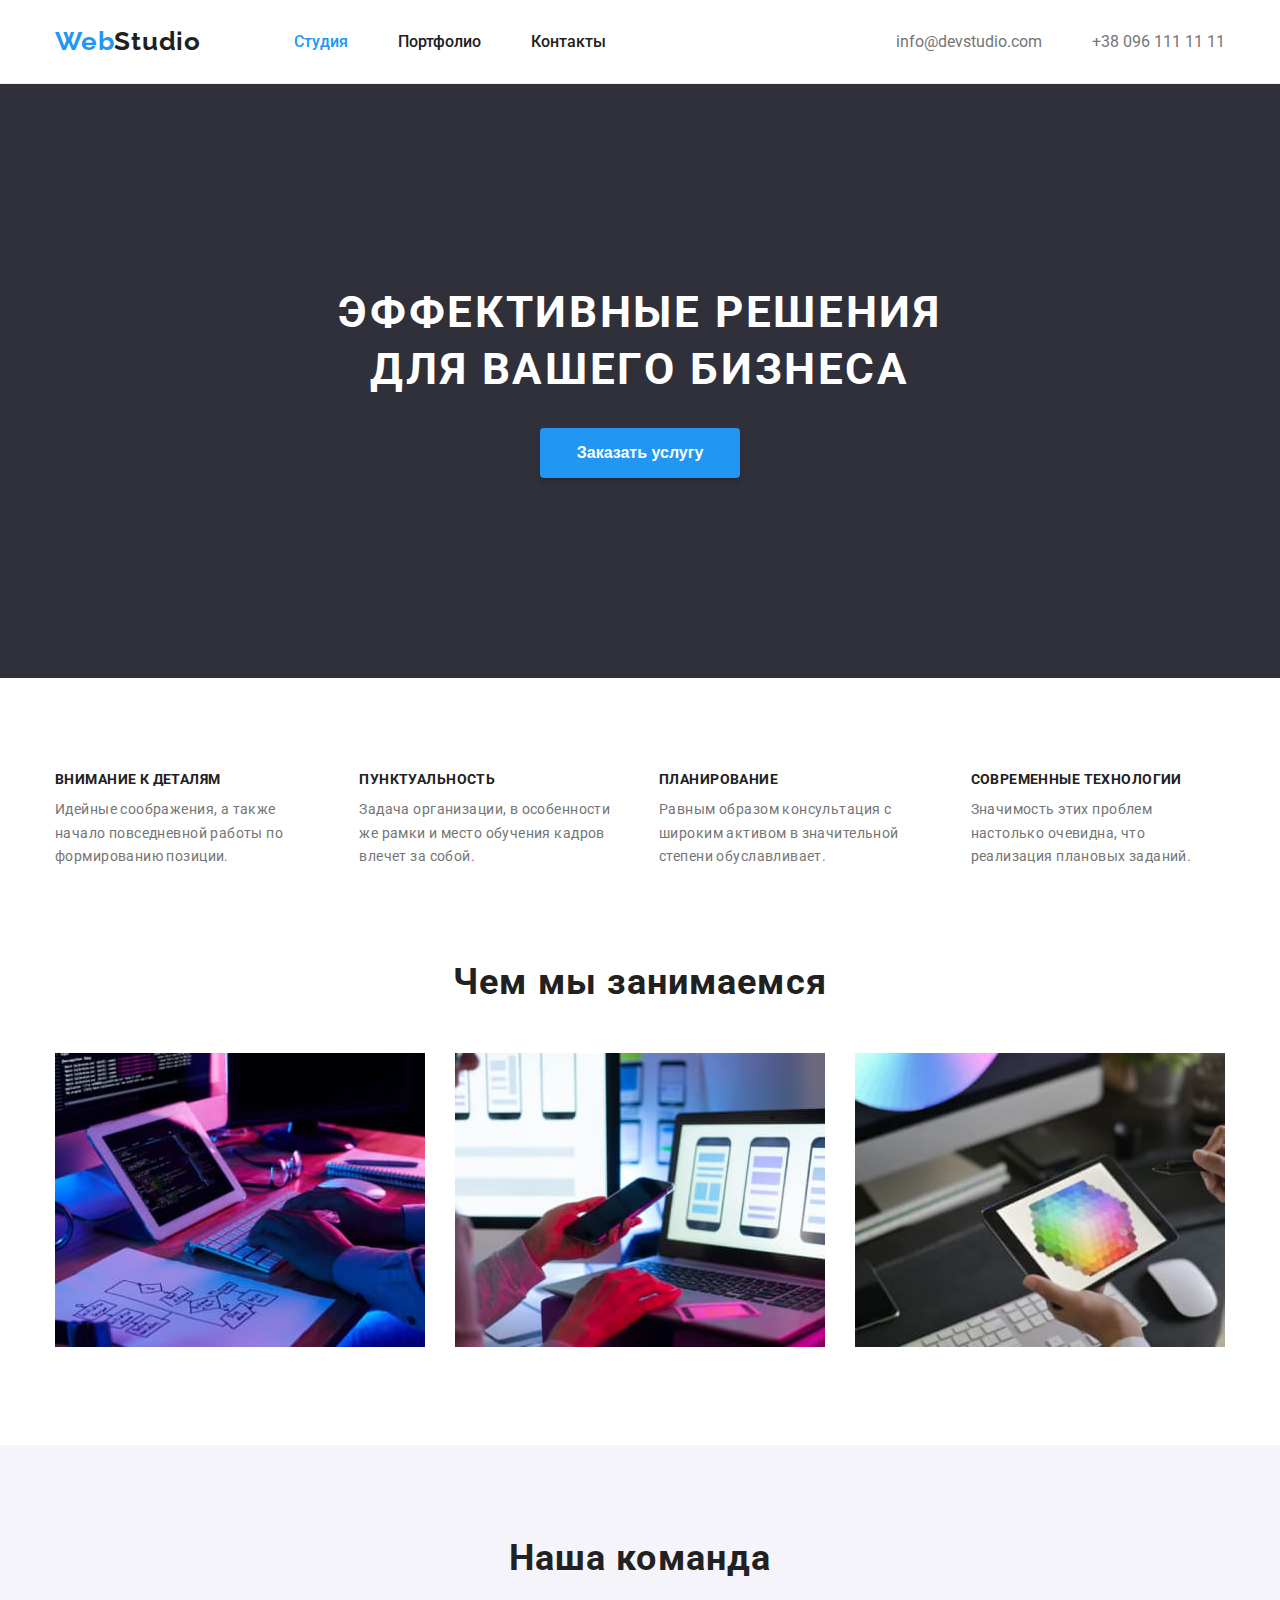
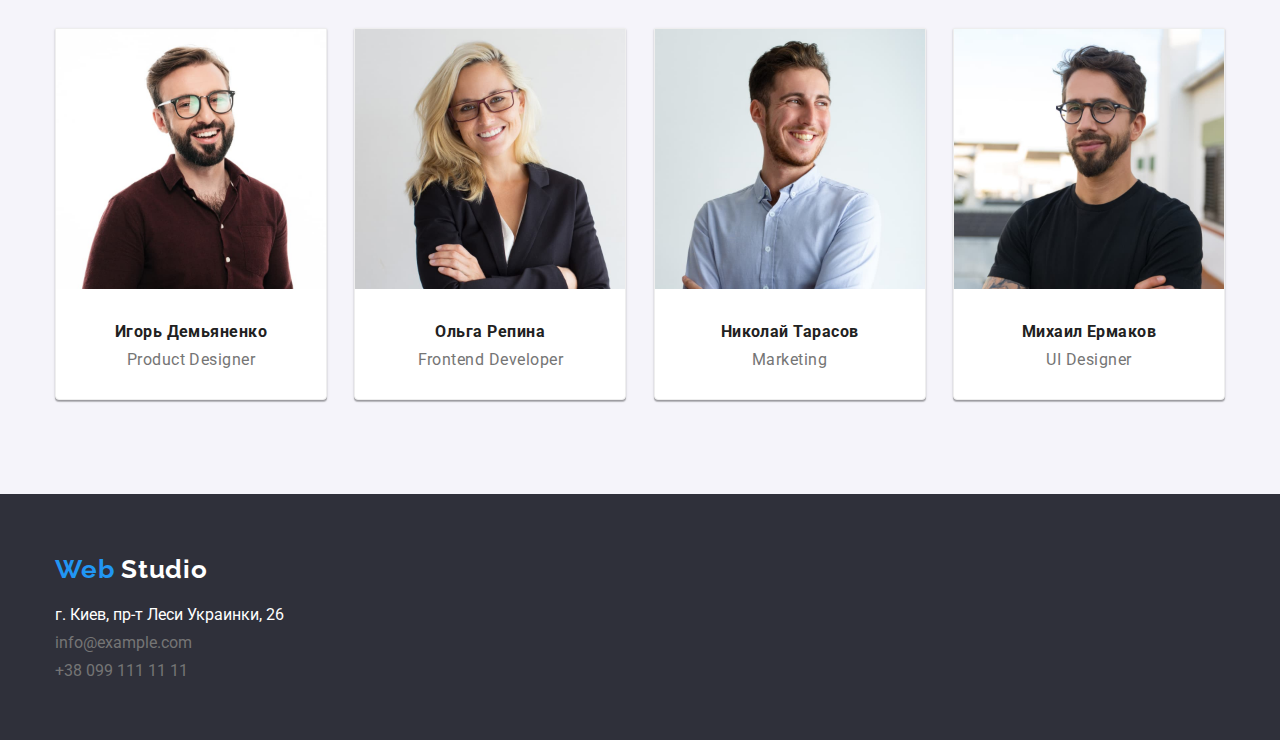
<file: index.html>
<!DOCTYPE html>
<html lang="en">
  <head>
    <meta charset="UTF-8" />
    <meta http-equiv="X-UA-Compatible" content="IE=edge" />
    <meta name="viewport" content="width=device-width, initial-scale=1.0" />
    <title>WebStudio</title>
    <link rel="preconnect" href="https://fonts.gstatic.com" />
    <link
      href="https://fonts.googleapis.com/css2?family=Roboto:wght@400;500;700;900&display=swap"
      rel="stylesheet"
    />
    <link rel="preconnect" href="https://fonts.gstatic.com" />
    <link
      href="https://fonts.googleapis.com/css2?family=Raleway:wght@700&display=swap"
      rel="stylesheet"
    />
    <link rel="stylesheet" href="./css/modern-normalize.css" />
    <link rel="stylesheet" href="css/styles.css" />
  </head>
  <body>
    <!-- header section-->
    <header>
      <div class="container head">
        <a class="link logo" href="./index.html">
          <span class="link-logo">Web</span>Studio</a>
        <nav>
          <ul class="navlist">
            <li class="item">
              <a class="link active" href="index.html">Студия</a>
            </li>
            <li class="item">
              <a class="link" href="portfolio.html">Портфолио</a>
            </li>
            <li class="item"><a class="link" href="#">Контакты</a></li>
          </ul>
        </nav>
        <ul class="contacts-list">
          <li class="item-address">
            <a class="link-adress" href="mailto:info@devstudio.com">
              info@devstudio.com
            </a>
          </li>
          <li class="item-address">
            <a class="link-adress" href="tel:+380961111111">
              +38 096 111 11 11
            </a>
          </li>
        </ul>
      </div>
    </header>
    <main>
      <!-- main section-->
      <section class="main-section-head hero section">
        <div class="container">
          <h1 class="main-section-title-text">
            эффективные решения
            <br />
            для вашего бизнеса
          </h1>
          <button class="studio-button box-1" type="button">
            Заказать услугу
          </button>
        </div>
      </section>
      <!-- what we do section-->
      <section class="section">
        <div class="container">
          <ul class="second-section-content">
            <li class="second-section-content-list">
              <h3 class="first-text-section-studio-title">
                Внимание к деталям
              </h3>
              <p class="first-text-section-studio-text">
                Идейные соображения, а также начало повседневной работы по
                формированию позиции.
              </p>
            </li>
            <li class="second-section-content-list">
              <h3 class="first-text-section-studio-title">Пунктуальность</h3>
              <p class="first-text-section-studio-text">
                Задача организации, в особенности же рамки и место обучения
                кадров влечет за собой.
              </p>
            </li>
            <li class="second-section-content-list">
              <h3 class="first-text-section-studio-title">Планирование</h3>
              <p class="first-text-section-studio-text">
                Равным образом консультация с широким активом в значительной
                степени обуславливает.
              </p>
            </li>
            <li class="second-section-content-list">
              <h3 class="first-text-section-studio-title">
                Современные технологии
              </h3>
              <p class="first-text-section-studio-text">
                Значимость этих проблем настолько очевидна, что реализация
                плановых заданий.
              </p>
            </li>
          </ul>
        </div>
      </section>
      <!-- what we do with imgs-->
      <section class="section what-we-do">
        <div class="container">
          <h2 class="first-section-title">Чем мы занимаемся</h2>
          <ul class="third-section-content">
            <li class="third-section-content-list">
              <img
                src="images/photo1.jpg"
                alt="woman-work-on-computer"
                width="370"
              />
            </li>
            <li class="third-section-content-list">
              <img
                src="images/photo2.jpg"
                alt="man-with-phone-and-computer"
                width="370"
              />
            </li>
            <li class="third-section-content-list">
              <img
                src="images/photo3.jpg"
                alt="figure-on-the-tablet-in-woman-hands"
                width="370"
              />
            </li>
          </ul>
        </div>
      </section>
      <!-- Our team section-->
      <section class="our-team-section section">
        <div class="container">
          <h2 class="title-second-section">Наша команда</h2>
          <ul class="our-team">
            <li class="our-team-list">
              <img src="images/igor.jpg" alt="Man-Igor" width="270" />
              <h3 class="second-section-title">Игорь Демьяненко</h3>
              <p class="second-section-text">Product Designer</p>
            </li>
            <li class="our-team-list">
              <img src="images/olga.jpg" alt="Woman-Olga" width="270" />
              <h3 class="second-section-title">Ольга Репина</h3>
              <p class="second-section-text">Frontend Developer</p>
            </li>
            <li class="our-team-list">
              <img src="images/nicolay.jpg" alt="Man-Nikolay" width="270" />
              <h3 class="second-section-title">Николай Тарасов</h3>
              <p class="second-section-text">Marketing</p>
            </li>
            <li class="our-team-list">
              <img src="images/mihayl.jpg" alt="Man-Mikhayl" width="270" />
              <h3 class="second-section-title">Михаил Ермаков</h3>
              <p class="second-section-text">UI Designer</p>
            </li>
          </ul>
        </div>
      </section>
      <!-- Portfolio section-->
    </main>
    <footer class="footer-section">
      <div class="container last-section">
        <a class="link logo foot" href="./index.html">
          <span class="link-logo">Web</span>
          Studio
        </a>
        <address class="adress-in-foot">
          <ul class="last-address-section">
            <li class="adress-in-foot last-address-section">
              г. Киев, пр-т Леси Украинки, 26
            </li>
            <li class="last-address-section-list">
              <a class="link-adress" href="mailtoLinfo@example.com">
                info@example.com
              </a>
            </li>
            <li class="last-address-section-list">
              <a class="link-adress" href="tel:+380991111111">
                +38 099 111 11 11
              </a>
            </li>
          </ul>
        </address>
      </div>
    </footer>
  </body>
</html>
</file>
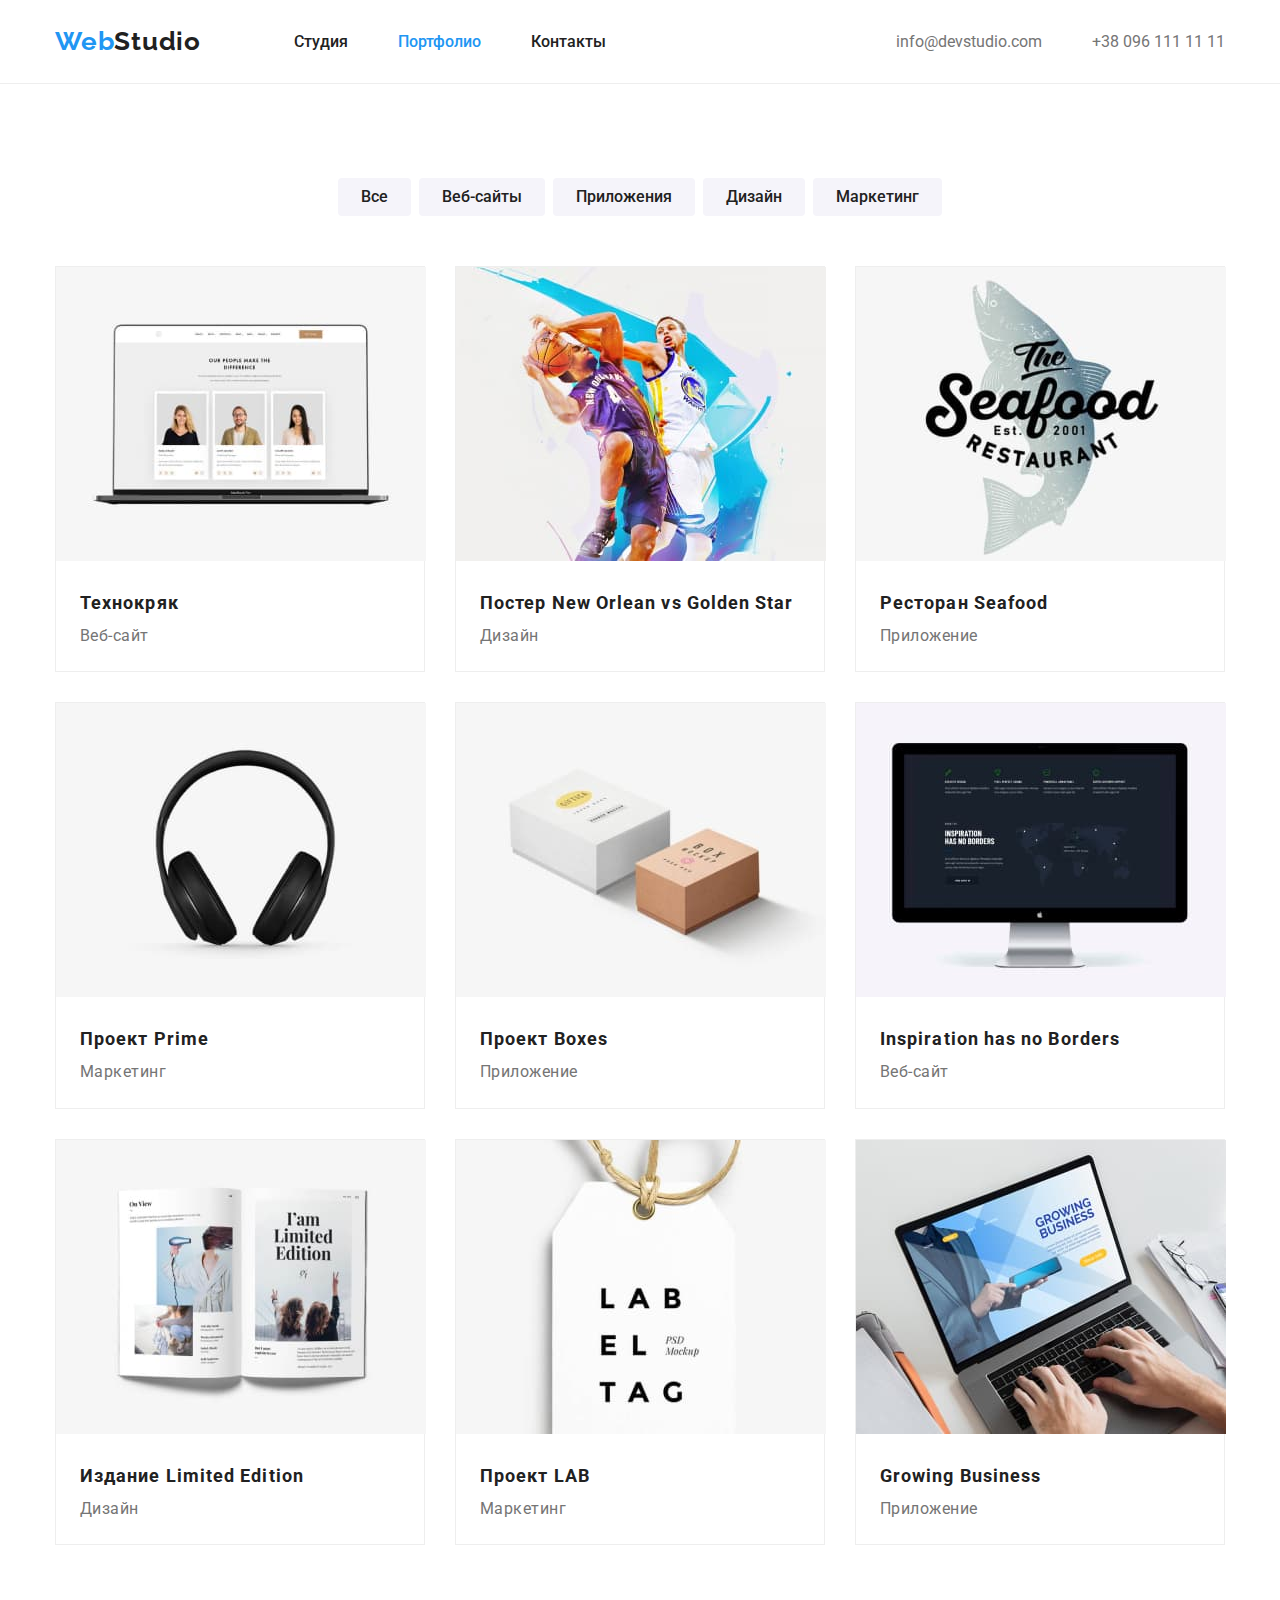
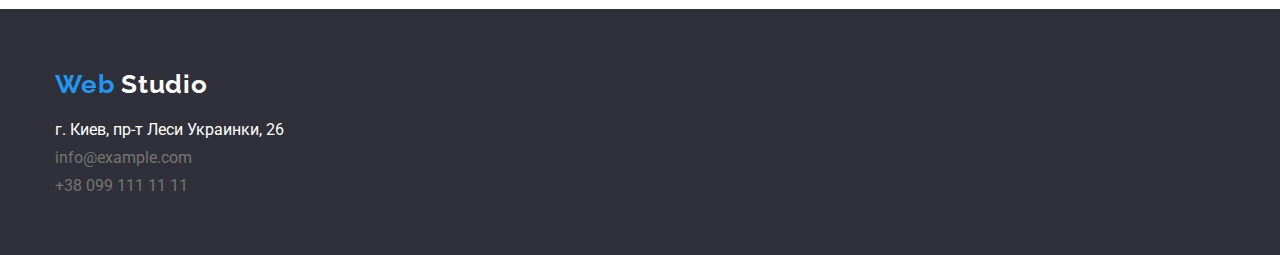
<file: portfolio.html>
<!DOCTYPE html>
<html lang="en">
  <head>
    <meta charset="UTF-8" />
    <meta http-equiv="X-UA-Compatible" content="IE=edge" />
    <meta name="viewport" content="width=device-width, initial-scale=1.0" />
    <title>Портфолио</title>
    <link rel="preconnect" href="https://fonts.gstatic.com" />
    <link
      href="https://fonts.googleapis.com/css2?family=Roboto:wght@400;500;700;900&display=swap"
      rel="stylesheet"
    />
    <link rel="preconnect" href="https://fonts.gstatic.com" />
    <link
      href="https://fonts.googleapis.com/css2?family=Raleway:wght@700&display=swap"
      rel="stylesheet"
    />
    <link rel="stylesheet" href="./css/modern-normalize.css" />
    <link rel="stylesheet" href="css/styles.css" />
  </head>
  <body>
    <header>
      <div class="container head">
        <a class="link logo" href="./index.html">
          <span class="link-logo">Web</span>Studio</a>
        <nav>
          <ul class="navlist">
            <li class="item"><a class="link" href="index.html">Студия</a></li>
            <li class="item">
              <a class="link active" href="portfolio.html">Портфолио</a>
            </li>
            <li class="item"><a class="link" href="#">Контакты</a></li>
          </ul>
        </nav>
        <ul class="contacts-list">
          <li class="item-address">
            <a class="link-adress" href="mailto:info@devstudio.com">
              info@devstudio.com
            </a>
          </li>
          <li class="item-address">
            <a class="link-adress" href="tel:+380961111111">
              +38 096 111 11 11
            </a>
          </li>
        </ul>
      </div>
    </header>
    <main>
      <section class="section">
        <div class="container">
          <ul class="buttonslist">
            <li class="buttons-list">
              <button class="buttons" type="button">Все</button>
            </li>
            <li class="buttons-list">
              <button class="buttons" type="button">Веб-сайты</button>
            </li>
            <li class="buttons-list">
              <button class="buttons" type="button">Приложения</button>
            </li>
            <li class="buttons-list">
              <button class="buttons" type="button">Дизайн</button>
            </li>
            <li class="buttons-list">
              <button class="buttons" type="button">Маркетинг</button>
            </li>
          </ul>
          <ul class="projects">
            <li class="projects-list">
              <img src="images/notebook.jpg" alt="computer" width="370" />
              <div class="portfolio-borders">
                <h3 class="portfolio-images-title">Технокряк</h3>
                <p class="portfolio-images-text">Веб-сайт</p>
              </div>
            </li>
            <li class="projects-list">
              <img
                src="images/basketbole.jpg"
                alt="basketball-slamdank"
                width="370"
              />
              <div class="portfolio-borders">
                <h3 class="portfolio-images-title">
                  Постер New Orlean vs Golden Star
                </h3>
                <p class="portfolio-images-text">Дизайн</p>
              </div>
            </li>
            <li class="projects-list">
              <img src="images/seafood.jpg" alt="seafood-rest" width="370" />
              <div class="portfolio-borders">
                <h3 class="portfolio-images-title">Ресторан Seafood</h3>
                <p class="portfolio-images-text">Приложение</p>
              </div>
            </li>
            <li class="projects-list">
              <img src="images/headphones.jpg" alt="earpones" width="370" />
              <div class="portfolio-borders">
                <h3 class="portfolio-images-title">Проект Prime</h3>
                <p class="portfolio-images-text">Маркетинг</p>
              </div>
            </li>
            <li class="projects-list">
              <img src="images/box.jpg" alt="two-boxes" width="370" />
              <div class="portfolio-borders">
                <h3 class="portfolio-images-title">Проект Boxes</h3>
                <p class="portfolio-images-text">Приложение</p>
              </div>
            </li>
            <li class="projects-list">
              <img src="images/monitor.jpg" alt="computer" width="370" />
              <div class="portfolio-borders">
                <h3 class="portfolio-images-title">
                  Inspiration has no Borders
                </h3>
                <p class="portfolio-images-text">Веб-сайт</p>
              </div>
            </li>
            <li class="projects-list">
              <img src="images/book.jpg" alt="book" width="370" />
              <div class="portfolio-borders">
                <h3 class="portfolio-images-title">Издание Limited Edition</h3>
                <p class="portfolio-images-text">Дизайн</p>
              </div>
            </li>
            <li class="projects-list">
              <img src="images/list.jpg" alt="label-tag" width="370" />
              <div class="portfolio-borders">
                <h3 class="portfolio-images-title">Проект LAB</h3>
                <p class="portfolio-images-text">Маркетинг</p>
              </div>
            </li>
            <li class="projects-list">
              <img
                src="images/hands.jpg"
                alt="computer-with-business-page"
                width="370"
              />
              <div class="portfolio-borders">
                <h3 class="portfolio-images-title">Growing Business</h3>
                <p class="portfolio-images-text">Приложение</p>
              </div>
            </li>
          </ul>
        </div>
      </section>
    </main>
    <footer class="footer-section">
      <div class="container last-section">
        <a class="link logo foot" href="./index.html">
          <span class="link-logo">Web</span>
          Studio
        </a>
        <address class="adress-in-foot">
          <ul class="last-address-section">
            <li class="adress-in-foot last-address-section">
              г. Киев, пр-т Леси Украинки, 26
            </li>
            <li class="last-address-section-list">
              <a class="link-adress" href="mailtoLinfo@example.com">
                info@example.com
              </a>
            </li>
            <li class="last-address-section-list">
              <a class="link-adress" href="tel:+380991111111">
                +38 099 111 11 11
              </a>
            </li>
          </ul>
        </address>
      </div>
    </footer>
  </body>
</html>
</file>
<file: css/styles.css>
/*root-section-css*/
  :root {
    --main-title-text-color: #ffffff;
    --text-all: #757575;
    --title-text--color: #212121;
    --buttons-active-color: #2196f3;
    --button-bakground: #f5f4fa;
    --footer-main-sections-bacground: #2f303a;
    --border-color: #EEEEEE;
  }





  /*webstudio*/
  /* wecstudio-section-main*/
  .main-section-head {
    background: var(--footer-main-sections-bacground);
    padding-top: 200px;
    padding-bottom: 200px;
    text-align: center;
  }
 

  .navlist {
    display: flex;
    margin-left: 93px;
  }

  .navlist .item {
    display: block;
    padding-top: 32px;
    padding-bottom: 32px;
  }

  .contacts-list {
    display: flex;
    margin-left: auto;
  }

  .contacts-list .item-address + .item-address {
    margin-left: 50px;
  }

  .head {
    display: flex;
    align-items: center;
  }



.last-section {
 padding-top: 60px;
 padding-bottom: 60px;
}

.last-address-section {
  margin-top: 20px;
}
.last-address-section-list:not(:first-child) {
  margin-top: 9px;
}

.item:not(:last-child){
    margin-right: 50px;
  }
  

.buttonslist {
  display: flex;
  justify-content: center;
}

.buttons-list:not(:first-child) {
  margin-left: 8px;
}
.buttonslist {
  margin-bottom: 50px;
  
}




.our-team {
  display: flex;
  justify-content: space-between;
}



.our-team-list h3 {
  margin-bottom: 10px;
  margin-top: 30px;
  text-align: center;
}

.our-team-list p {
  margin-bottom: 30px;
  text-align: center;
}

.our-team-list {
  border: 1px solid var(--border-color);
  background: var(--main-title-text-color);
  box-shadow: 0px 1px 3px rgba(0, 0, 0, 0.12), 0px 1px 1px rgba(0, 0, 0, 0.14), 0px 2px 1px rgba(0, 0, 0, 0.2);
  border-radius: 0px 0px 4px 4px;
}






  .main-section-title-text {
    color: var(--main-title-text-color);
    font-size: 44px;
    line-height: 1.3;
    text-align: center;
    letter-spacing: 0.06em;
    text-transform: uppercase;
    margin-bottom: 30px;
  }
  /* studio button pg*/
  .studio-button {
    display: block;
    margin: auto;
    background: var(--buttons-active-color);
    color: var(--main-title-text-color);
    width: 200px;
    height: 50px;
    border: 1px solid transparent;
    font-weight: 700;
    font-size: 16px;
    box-shadow: 0px 4px 4px rgba(0, 0, 0, 0.15);
    border-radius: 4px;
  }
  .studio-button {
    cursor: pointer;
  }

.second-section-content {
  display: flex;
  justify-content: center;
}

.second-section-content-list:not(:first-child) {
  margin-left: 30px;
}

.second-section-content-list h3 {
  margin-bottom: 10px;
}

.third-section-content {
  display: flex; 
  justify-content: center;

}
.third-section-content .third-section-content-list:not(:first-child) {
  margin-left: 30px;
}


  /* first what we do without imgs*/
  .first-text-section-studio-title {
    color: var(--title-text--color);
    font-size: 14px;
    line-height: 1.1;
    letter-spacing: 0.03em;
    text-transform: uppercase;
  }
  .first-text-section-studio-text {
    color: var(--text-all);
    font-size: 14px;
    line-height: 1.7;
    letter-spacing: 0.03em;
  }
  /* what we doo section*/
  .first-section-title {
    color: var(--title-text--color);
    font-size: 36px;
    line-height: 1.1;
    text-align: center;
    letter-spacing: 0.03em;
    margin-bottom: 50px;
  }

  .what-we-do {
    padding-top: 0;
  }
  
  /* our team section*/
  .title-second-section {
    color: var(--title-text--color);
    font-size: 36px;
    line-height: 1.1;
    letter-spacing: 0.03em;
    text-align: center;
    margin-bottom: 50px;
  }
  .second-section-title {
    color: var(--title-text--color);
    font-size: 16px;
    line-height: 1.1;
    letter-spacing: 0.03em;
  }
  .second-section-text {
    color: var(--text-all);
    font-size: 16px;
    line-height: 1.1;
    letter-spacing: 0.03em;
  }
  /* portfolio*/
  /* portfolio text section*/
  .portfolio-images-title {
    color: var(--title-text--color);
    font-size: 18px;
    line-height: 2;
    letter-spacing: 0.06em;
  }
  .portfolio-images-text {
    color: var(--text-all);
    font-size: 16px;
    line-height: 1.9;
    letter-spacing: 0.03em;   
  }

  .portfolio-borders {
    padding: 20px 24px;
  }



  /*buttons on portfolio pg*/
  .buttons {
    background: var(--button-bakground);
    color: var(--title-text--color);
    border: 1px solid transparent;
    padding: 6px 22px;
    font-family: "Roboto";
    font-weight: 500;
    font-size: 16px;
    line-height: 1.5;
    border-radius: 4px;
  }
  .buttons:hover {
    background: var(--buttons-active-color);
    color: var(--main-title-text-color);
  }
  .buttons:focus {
    background: var(--buttons-active-color);
    color: var(--main-title-text-color);
  }
  .buttons:active {
    background: var(--buttons-active-color);
    color: var(--main-title-text-color);
  }
  .buttons {
    cursor: pointer;
    display: inline-block;
    
  }

  .projects {
    display: flex;
    flex-wrap: wrap;
    margin-right: -30px;
    margin-bottom: -30px;
  }
  .projects-list{
    width: calc( ( 100% - 90px ) / 3 );
    margin-right: 30px;
    margin-bottom: 30px;
    border: 1px solid var(--border-color);
  }
  
  .projects-list:nth-child(3n) {
    margin-right: 0;
  }
  .projects-list:nth-last-child(-n+3) {
    margin-bottom: 0;
  }

  .our-team-section {
    background: var(--button-bakground);
  }





  /* footer section*/
  .footer-section {
    background: var(--footer-main-sections-bacground);
  }
  .adress-in-foot {
    font-style: normal;
  }
  .adress-in-foot {
    color: var(--main-title-text-color);
  }
  /* links */
  .link {
    color: var(--title-text--color);
    font-weight: 500;
    
  }
  .link:hover {
      color: var(--buttons-active-color);
    }
  .link:active{
      color: var(--buttons-active-color);
    }
  .link:focus {
    color: var(--buttons-active-color);
  }
  .link-adress {
    color: var(--text-all);
  }
  .link-adress:hover{
      color: var(--buttons-active-color);
    } 
  .link-adress:active{
      color: var(--buttons-active-color);
    } 
  .link-adress:focus {
    color: var(--buttons-active-color);
  }
  .link.active{
      color: var(--buttons-active-color);
  }
  /* logo */
  .logo {
    font-family: "Raleway";
    color: var(--title-text--color);
    font-weight: bold;
    font-size: 26px;
    line-height: 31px;
    letter-spacing: 0.03em;
  }
  .link-logo {
    color: var(--buttons-active-color);
    
  }
  .foot {
    color: var(--main-title-text-color);
  }
  ul {
    list-style: none;
  }
</file>
